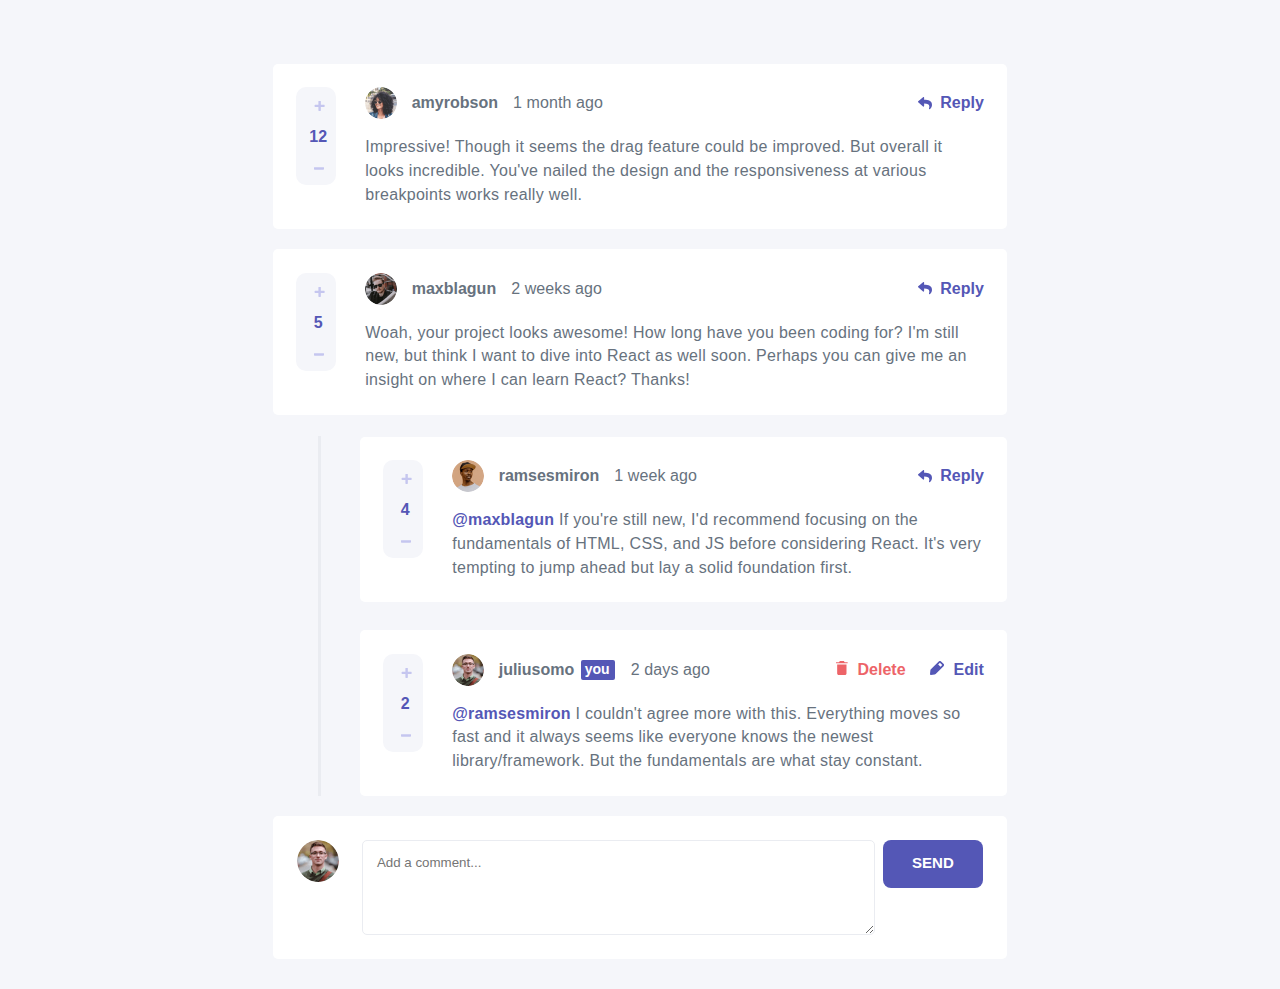
<file: index.html>
<!DOCTYPE html>
<html lang="en">

<head>
  <meta charset="UTF-8">
  <meta name="viewport" content="width=device-width, initial-scale=1.0">
  <!-- displays site properly based on user's device -->


  <!--   <link rel="icon" type="image/png" sizes="32x32" href="./images/favicon-32x32.png"> -->
  <link rel="stylesheet" href="src/css/style.css">

  <title>Frontend Mentor | Interactive comments section</title>

  <!-- Feel free to remove these styles or customise in your own stylesheet 👍 -->
  <!--  <style>
    .attribution { font-size: 11px; text-align: center; }
    .attribution a { color: hsl(228, 45%, 44%); }
  </style> -->
</head>

<body>

  <div class="container">

    <main id="main">

      <!-- <section class="comment-section" id="commentSection">
        <div class="comment-container">
          <div class="container-flex">
            <div class="comment-header">
              <div class="avatar-container">
                <img src="./images/avatars/image-maxblagun.png" alt="avatar" id="avatar" />
              </div>
              <span class="username" id="username">maxblagun</span>
              <span class="hidden current-user">you</span>
              <span class="submitted" id="timestamp">2 weeks ago</span>
              <div class="reply-button">
                <button class="btn-replyButton" id="btnReply">
                  <svg width="14" height="13" xmlns="http://www.w3.org/2000/svg">
                    <path
                      d="M.227 4.316 5.04.16a.657.657 0 0 1 1.085.497v2.189c4.392.05 7.875.93 7.875 5.093 0 1.68-1.082 3.344-2.279 4.214-.373.272-.905-.07-.767-.51 1.24-3.964-.588-5.017-4.829-5.078v2.404c0 .566-.664.86-1.085.496L.227 5.31a.657.657 0 0 1 0-.993Z" />
                  </svg>
                  Reply
                </button>
              </div>
            </div>
            <div class="comment-body">
              <p class="comment-text" id="content">
                Woah, your project looks awesome! How long have you been coding for? I'm still new, but think I want to
                dive into React as well soon. Perhaps you can give me an insight on where I can learn React? Thanks!
              </p>
            </div>
          </div>
          <div class="comment-footer">
            <div class="score-button">
              <button class="btn-plus">
                <img src="./images/icon-plus.svg" alt="plus" />
              </button>
              <span class="score" id="score">5</span>
              <button class="btn-minus">
                <img src="./images/icon-minus.svg" alt="minus" />
              </button>
            </div>
            <div class="reply-button">
              <button class="btn-replyButton" id="btnReply">
                <svg width="14" height="13" xmlns="http://www.w3.org/2000/svg">
                  <path
                    d="M.227 4.316 5.04.16a.657.657 0 0 1 1.085.497v2.189c4.392.05 7.875.93 7.875 5.093 0 1.68-1.082 3.344-2.279 4.214-.373.272-.905-.07-.767-.51 1.24-3.964-.588-5.017-4.829-5.078v2.404c0 .566-.664.86-1.085.496L.227 5.31a.657.657 0 0 1 0-.993Z" />
                </svg>
                Reply
              </button>
            </div>
          </div>
        </div>
        <div class="replies-section" id="repliesSection">
          
          <div class="comment-container" id="replies">
            <div class="container-flex">
              <div class="comment-header">
                <div class="avatar-container">
                  <img src="/images/avatars/image-juliusomo.png" alt="avatar" id="replyAvatar" />
                </div>
                <span class="username" id="usernameReply">juliusomo</span>
                <span class="current-user" id="currentUserReply">you</span>
                <span class="submitted" id="submittedReply">2 days ago</span>
                <div class="option-buttons " id="optionButtons">
                  <button class="btn-delete">
                    <svg width="12" height="14" xmlns="http://www.w3.org/2000/svg">
                      <path
                        d="M1.167 12.448c0 .854.7 1.552 1.555 1.552h6.222c.856 0 1.556-.698 1.556-1.552V3.5H1.167v8.948Zm10.5-11.281H8.75L7.773 0h-3.88l-.976 1.167H0v1.166h11.667V1.167Z"
                        fill="#ED6368" />
                    </svg>
                    Delete
                  </button>
                  <button class="btn-edit">
                    <svg width="14" height="14" xmlns="http://www.w3.org/2000/svg">
                      <path
                        d="M13.479 2.872 11.08.474a1.75 1.75 0 0 0-2.327-.06L.879 8.287a1.75 1.75 0 0 0-.5 1.06l-.375 3.648a.875.875 0 0 0 .875.954h.078l3.65-.333c.399-.04.773-.216 1.058-.499l7.875-7.875a1.68 1.68 0 0 0-.061-2.371Zm-2.975 2.923L8.159 3.449 9.865 1.7l2.389 2.39-1.75 1.706Z"
                        fill="#5357B6" />
                    </svg>
                    Edit
                  </button>
                </div>
              </div>
              <div class="comment-body">
                <p class="comment-text" id="commentText">
                  <span class="name-comment">@ramsesmiron</span> I couldn't agree more with this. Everything moves so
                  fast
                  and it always seems like everyone knows the newest library/framework. But the fundamentals are what
                  stay constant.
                </p>
              </div>
            </div>
            <div class="comment-footer">
              <div class="score-button">
                <button class="btn-plus">
                  <img src="/images/icon-plus.svg" alt="plus" />
                </button>
                <span class="score" id="scoreReply">2</span>
                <button class="btn-minus">
                  <img src="/images/icon-minus.svg" alt="minus" />
                </button>
              </div>
              <div class="reply-button hidden" id="replyButton">
                <button class="btn-replyButton">
                  <svg width="14" height="13" xmlns="http://www.w3.org/2000/svg">
                    <path
                      d="M.227 4.316 5.04.16a.657.657 0 0 1 1.085.497v2.189c4.392.05 7.875.93 7.875 5.093 0 1.68-1.082 3.344-2.279 4.214-.373.272-.905-.07-.767-.51 1.24-3.964-.588-5.017-4.829-5.078v2.404c0 .566-.664.86-1.085.496L.227 5.31a.657.657 0 0 1 0-.993Z" />
                  </svg>
                  Reply
                </button>
              </div>
              <div class="option-buttons " id="optionButtons">
                <button class="btn-delete">
                  <svg width="12" height="14" xmlns="http://www.w3.org/2000/svg">
                    <path
                      d="M1.167 12.448c0 .854.7 1.552 1.555 1.552h6.222c.856 0 1.556-.698 1.556-1.552V3.5H1.167v8.948Zm10.5-11.281H8.75L7.773 0h-3.88l-.976 1.167H0v1.166h11.667V1.167Z"
                      fill="#ED6368" />
                  </svg>
                  Delete
                </button>
                <button class="btn-edit">
                  <svg width="14" height="14" xmlns="http://www.w3.org/2000/svg">
                    <path
                      d="M13.479 2.872 11.08.474a1.75 1.75 0 0 0-2.327-.06L.879 8.287a1.75 1.75 0 0 0-.5 1.06l-.375 3.648a.875.875 0 0 0 .875.954h.078l3.65-.333c.399-.04.773-.216 1.058-.499l7.875-7.875a1.68 1.68 0 0 0-.061-2.371Zm-2.975 2.923L8.159 3.449 9.865 1.7l2.389 2.39-1.75 1.706Z"
                      fill="#5357B6" />
                  </svg>
                  Edit
                </button>
              </div>
            </div>
          </div>
        </div>
      </section> -->
      <!-- writte a comment -->

    </main>
  </div>
</body>
<script type="module" src="./src/main.js"></script>
<!-- <script src="./src/js/getData.js"></script>
<script src="./src/js/main.js"></script>
<script src="./src/js/handleReplies.js"></script> -->

</html>
</file>
<file: src/css/style.css>
:root {
  --color-moderateBlue: hsl(238, 40%, 52%);
  --color-softRed: hsl(358, 79%, 66%);
  --color-lightGrayishBlue: hsl(239, 57%, 85%);
  --color-paleRed: hsl(357, 100%, 86%);
  --color-darkBlue: hsl(212, 24%, 26%);
  --color-grayishBlue: hsl(211, 10%, 45%);
  --color-lightGray: hsl(223, 19%, 93%);
  --color-veryLightGray: hsl(228, 33%, 97%);
  --color-white: hsl(0, 0%, 100%);
  --Weight-700: 700;
  --Weight-500: 500;
  --Weight-400: 400;
}

@import url("https://fonts.googleapis.com/css2?family=Rubik:ital,wght@0,300..900;1,300..900&display=swap");

/* general and containers styles */

* {
  margin: 0;
  padding: 0;
  box-sizing: border-box;
}

body {
  font-family: "Rubik", sans-serif;
  font-size: 16px;
  font-weight: var(--Weight-500);
  font-style: normal;
  color: var(--color-grayishBlue);
  background: var(--color-veryLightGray);
}

.container {
  padding: 0 1rem;
  max-width: 766px;
  margin: 0 auto;
}

.hidden {
  display: none;
}

main {
  padding-top: 1.9rem;
  padding-bottom: 1.9rem;
  display: flex;
  flex-direction: column;
  gap: 20px;
}

.comment-container {
  padding: 1rem;
  background: var(--color-white);
  border-radius: 5px;
  overflow: hidden;
}

@media (min-width: 1024px) {
  main {
    padding-top: 4rem;
    padding-top: 4rem;
  }

  .comment-container {
    padding: 1.45rem;
    display: flex;
    flex-direction: row-reverse;
    gap: 29px;
  }
}

/* comment header */
.comment-header {
  display: flex;
  align-items: center;
}

.comment-header .reply-button {
  display: none;
}

.comment-header .option-buttons {
  display: none;
}

.avatar-container {
  width: 32px;
  height: 32px;
  border-radius: 50%;
  overflow: hidden;
  margin-right: 17px;
}

.avatar-container img {
  width: 100%;
  height: 100%;
  object-fit: cover;
}

.username {
  font-weight: var(--Weight-700);
  margin-right: 15px;
}

.current-user {
  background: var(--color-moderateBlue);
  margin-right: 15.5px;
  width: 34px;
  height: 20px;
  margin-left: -8px;
  color: var(--color-white);
  font-weight: var(--Weight-700);
  padding: 1px 0px 0px 3.5px;
  border-radius: 2px;
  font-size: 14px;
}

.submitted {
  letter-spacing: 0.0999px;
}

.btn-replyButton {
  border: none;
  background: none;
  font-weight: var(--Weight-700);
  color: var(--color-moderateBlue);
  font-size: 16px;
  height: 100%;
  padding-top: 7px;
  cursor: pointer;
}

.btn-replyButton svg path {
  fill: var(--color-moderateBlue);
}

.btn-replyButton:hover {
  color: var(--color-lightGrayishBlue);
}

.btn-replyButton:hover svg path {
  fill: var(--color-lightGrayishBlue);
}

.option-buttons {
  display: flex;
  gap: 20px;
}

.option-buttons .btn-delete,
.btn-edit {
  border: none;
  background: none;
  font-weight: var(--Weight-700);
  font-size: 16px;
  height: 100%;
  padding-top: 7px;
  cursor: pointer;
}

.option-buttons .btn-delete {
  color: var(--color-softRed);
}

.option-buttons .btn-delete:hover svg path {
  fill: var(--color-paleRed);
}

.option-buttons .btn-delete:hover {
  color: var(--color-paleRed);
}

.option-buttons .btn-edit {
  color: var(--color-moderateBlue);
}

.option-buttons .btn-edit:hover svg path {
  fill: var(--color-lightGrayishBlue);
}

.option-buttons .btn-edit:hover {
  color: var(--color-lightGrayishBlue);
}

.option-buttons .btn-delete svg path {
  fill: var(--color-softRed);
}

.option-buttons .btn-edit svg path {
  fill: var(--color-moderateBlue);
}

@media (min-width: 1024px) {
  /* comment header */
  .comment-header .reply-button {
    display: block;
    margin-left: auto;
  }

  .comment-header .option-buttons {
    display: none;
    margin-left: auto;
  }

  .option-buttons {
    display: flex;
    gap: 24px;
  }

  .btn-replyButton {
    padding-top: 0px;
    display: flex;
    align-items: center;
    gap: 8px;
  }

  .avatar-container {
    margin-right: 14.5px;
  }

  .option-buttons .btn-delete,
  .btn-edit {
    padding-top: 0px;
    display: flex;
    align-items: center;
    gap: 10px;
  }
}

/* comment body section */
.comment-body {
  padding-top: 18px;
}

.comment-text {
  line-height: 23.7px;
  letter-spacing: 0.3px;
  padding: 0 2.299px;
}

@media (min-width: 1024px) {
  .comment-body {
    padding-top: 16px;
  }
  .comment-text {
    padding: 0px;
  }
}

/* comment footer section */
.comment-footer {
  padding-top: 16px;
  display: flex;
  justify-content: space-between;
}

.score-button {
  background: var(--color-veryLightGray);
  width: 98px;
  height: 35px;
  border-radius: 10px;
  display: flex;
  justify-content: space-between;
  align-items: center;
  overflow: hidden;
}

.score-button .btn-plus,
.btn-minus {
  height: 100%;
  padding: 1px 0 0 5px;
  width: 39px;
  background: none;
  border: none;
  font-weight: var(--Weight-700);
  color: var(--color-moderateBlue);
  cursor: pointer;
}

.score-button .score {
  display: inline-block;
  padding-top: 5px;
  font-weight: var(--Weight-700);
  color: var(--color-moderateBlue);
}

@media (min-width: 1024px) {
  .comment-footer .reply-button {
    display: none;
  }

  .comment-footer .option-buttons {
    display: none;
  }

  .score-button {
    display: flex;
    flex-direction: column;
    width: 40px;
    height: 98px;
  }

  .score-button .btn-plus,
  .btn-minus {
    padding: 0px 0px 0px 7px;
  }

  .score-button .score {
    padding-top: 2px;
    padding-left: 4px;
  }

  .comment-footer {
    padding-top: 0;
  }
}

/* replies section */
.replies-section {
  margin-top: 21px;
  padding-left: 1rem;
  display: flex;
  flex-direction: column;
  gap: 22px;
  border-left: 3px solid var(--color-lightGray);
}

.name-comment {
  font-weight: var(--Weight-700);
  color: var(--color-moderateBlue);
  letter-spacing: 0.199px;
}

@media (min-width: 1024px) {
  .replies-section {
    margin-left: 45px;
    padding-left: 39px;
    padding-top: 1px;
    gap: 28px;
  }
}

/* write a comment */
.writte-comment {
  background: var(--color-white);
  padding: 1rem;
  border-radius: 5px;
}

.writte-comment-flex {
  display: flex;
  flex-direction: column;
}

.writte-comment-flex > .btn-send {
  display: none;
}

.writte-button-container {
  padding-top: 18px;
  display: flex;
  justify-content: space-between;
  align-items: center;
}

.writte-area {
  width: 100%;
  height: 95px;
  border: 1px solid var(--color-lightGray);
  border-radius: 5px;
  padding: 0.9rem;
  cursor: pointer;
}

.writte-area::placeholder {
  font-family: "Rubik", sans-serif;
}

.btn-send {
  height: 48px;
  width: 105px;
  padding-bottom: 3px;
  border: none;
  border-radius: 8px;
  background: var(--color-moderateBlue);
  color: var(--color-white);
  font-weight: var(--Weight-700);
  font-size: 15px;
  cursor: pointer;
}

.btn-send:hover {
  background: var(--color-lightGrayishBlue);
}

@media (min-width: 1024px) {
  .writte-comment {
    padding: 1.5rem;
  }

  .btn-send {
    height: 48px;
    width: 136px;
  }
  .writte-comment-flex {
    flex-direction: row-reverse;
    align-items: start;
    gap: 8px;
  }
  .writte-comment-flex > .btn-send {
    display: inline-block;
  }

  .writte-button-container {
    padding-top: 0px;
  }

  .writte-button-container > .avatar-container {
    width: 42px;
    height: 42px;
  }

  .writte-button-container > .btn-send {
    display: none;
  }
}
</file>
